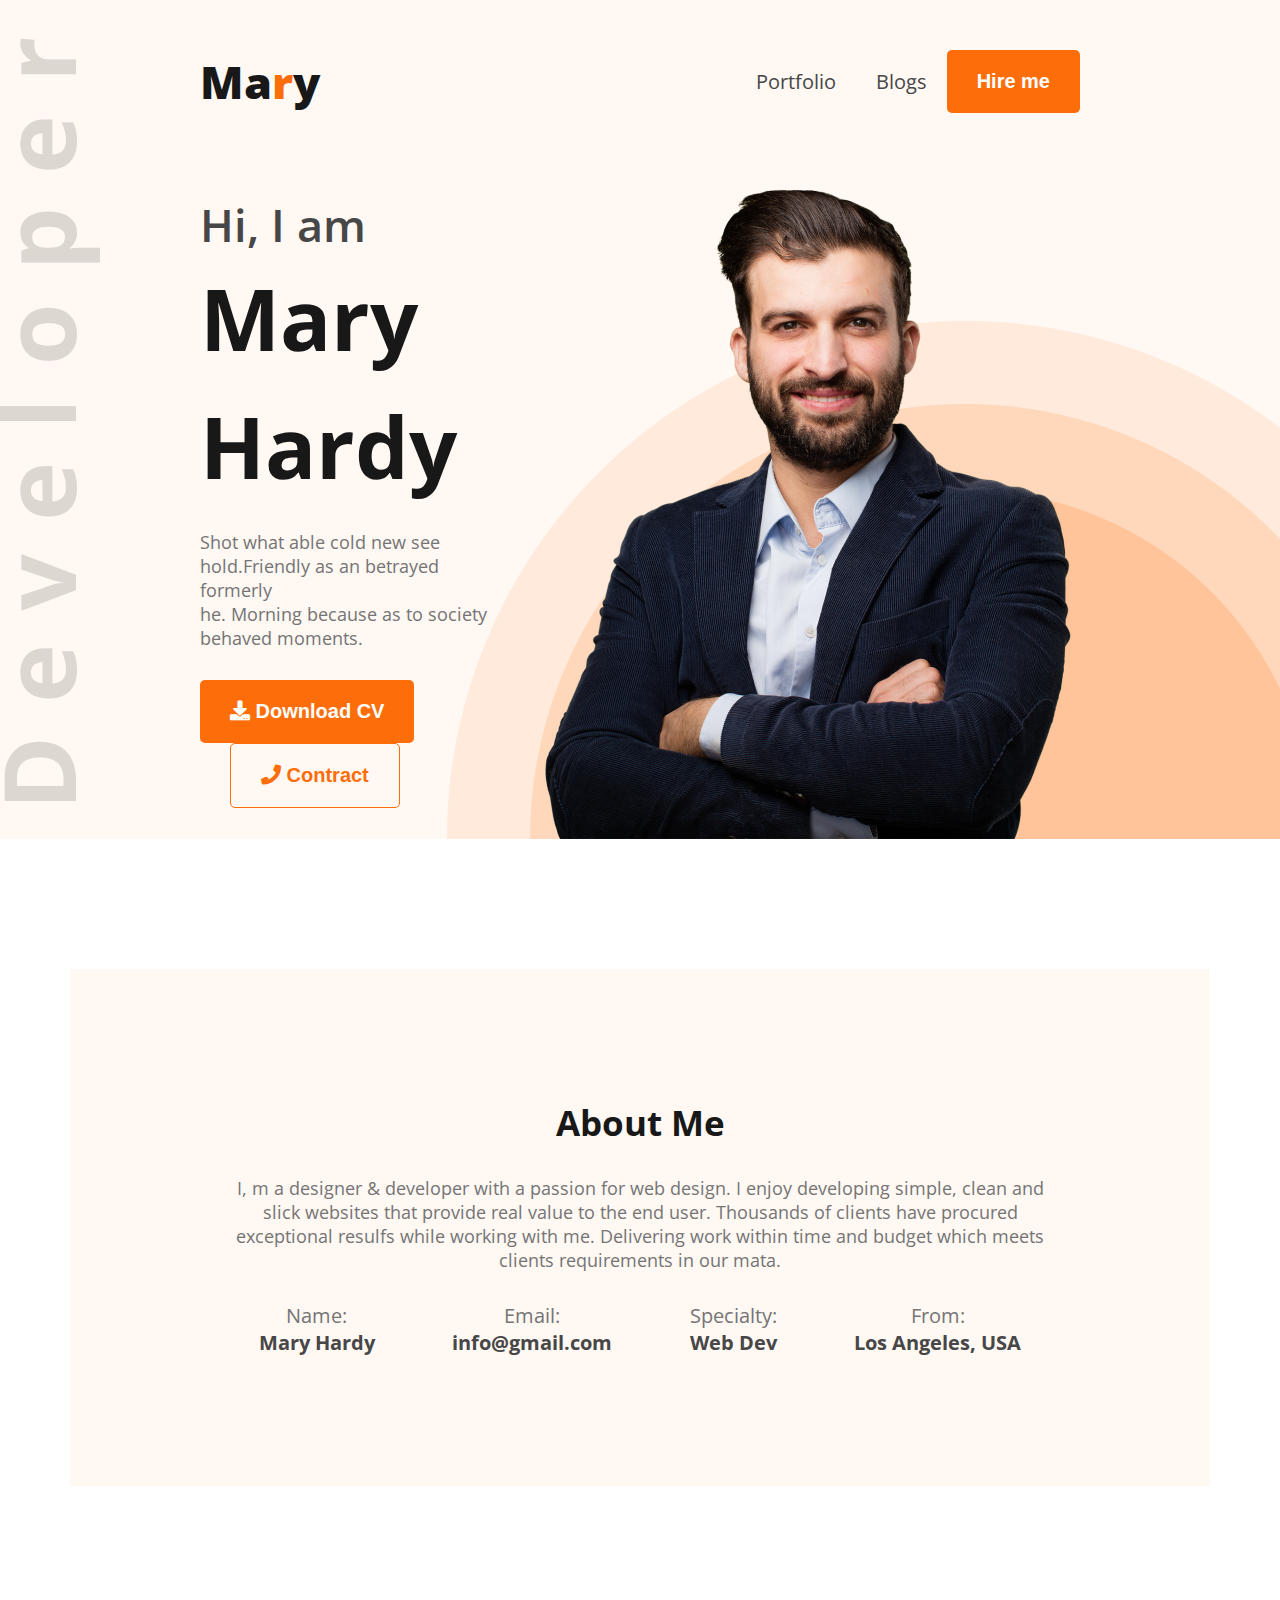
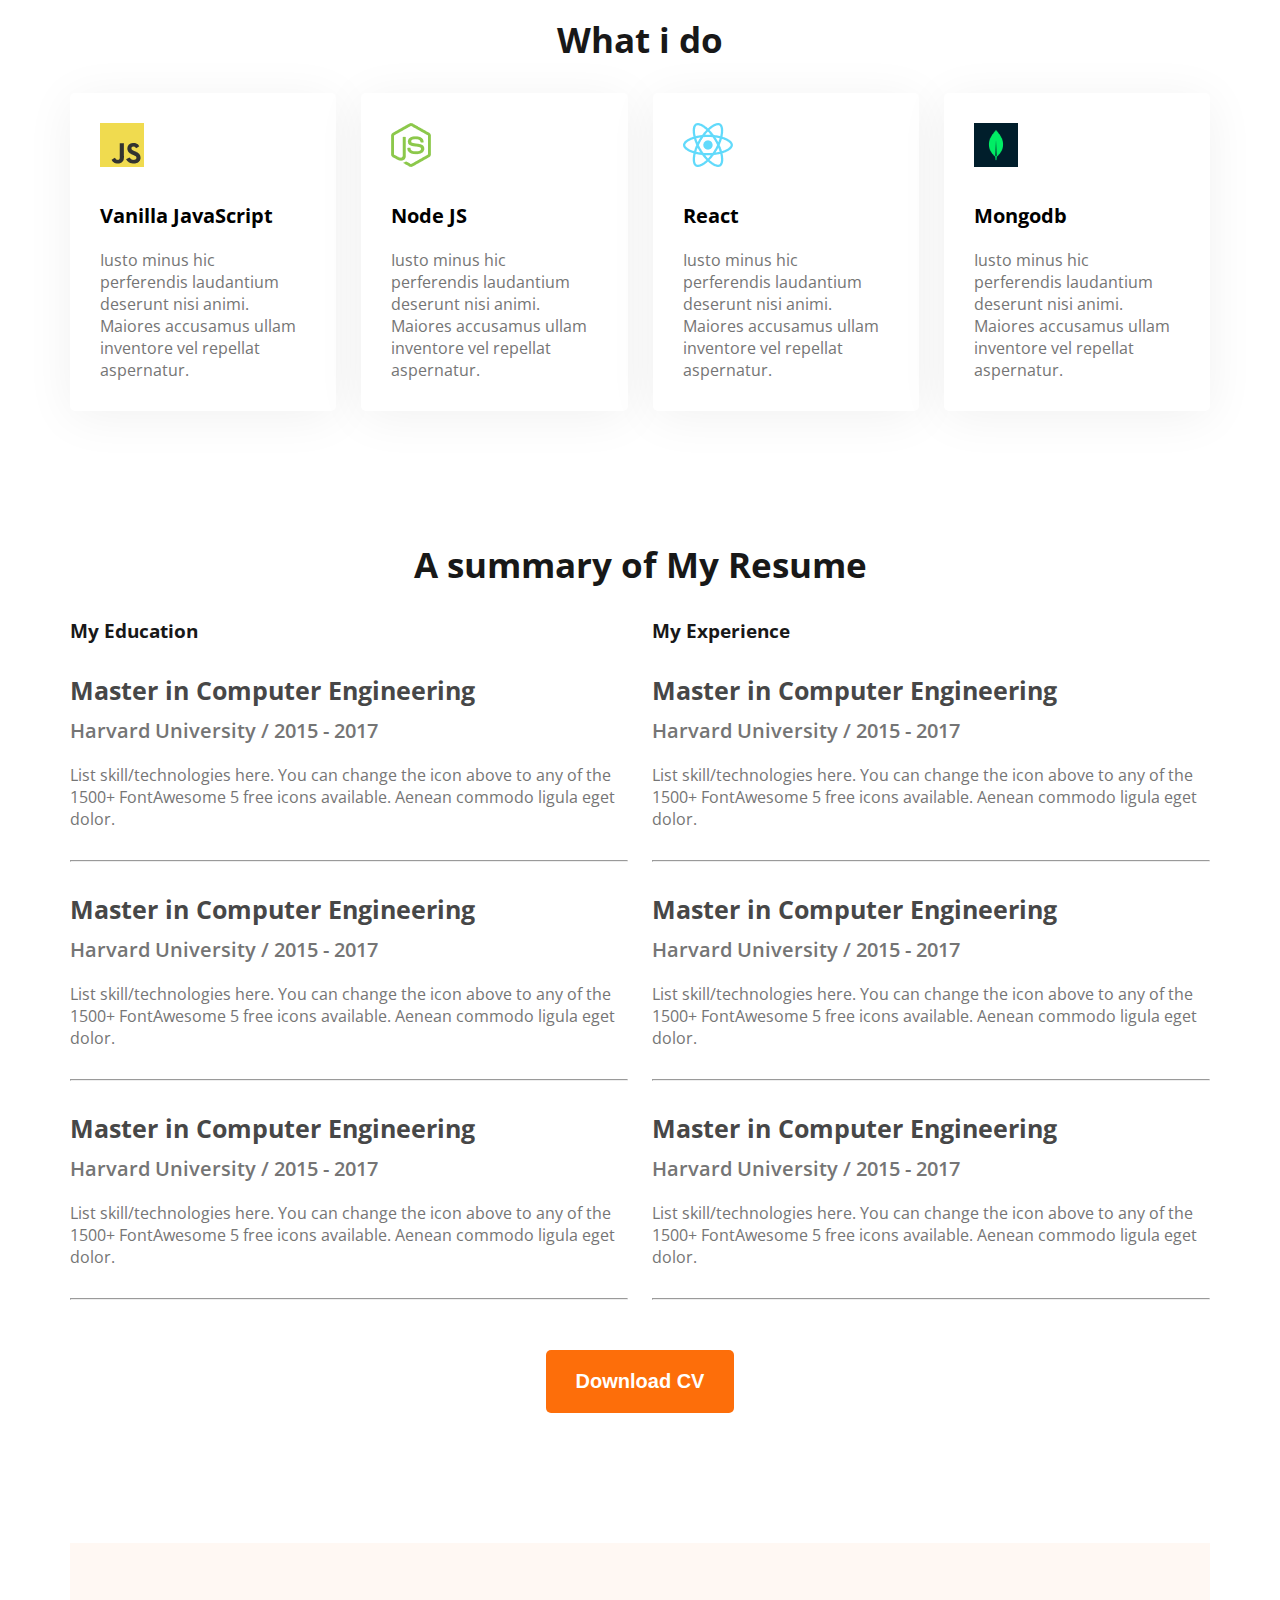
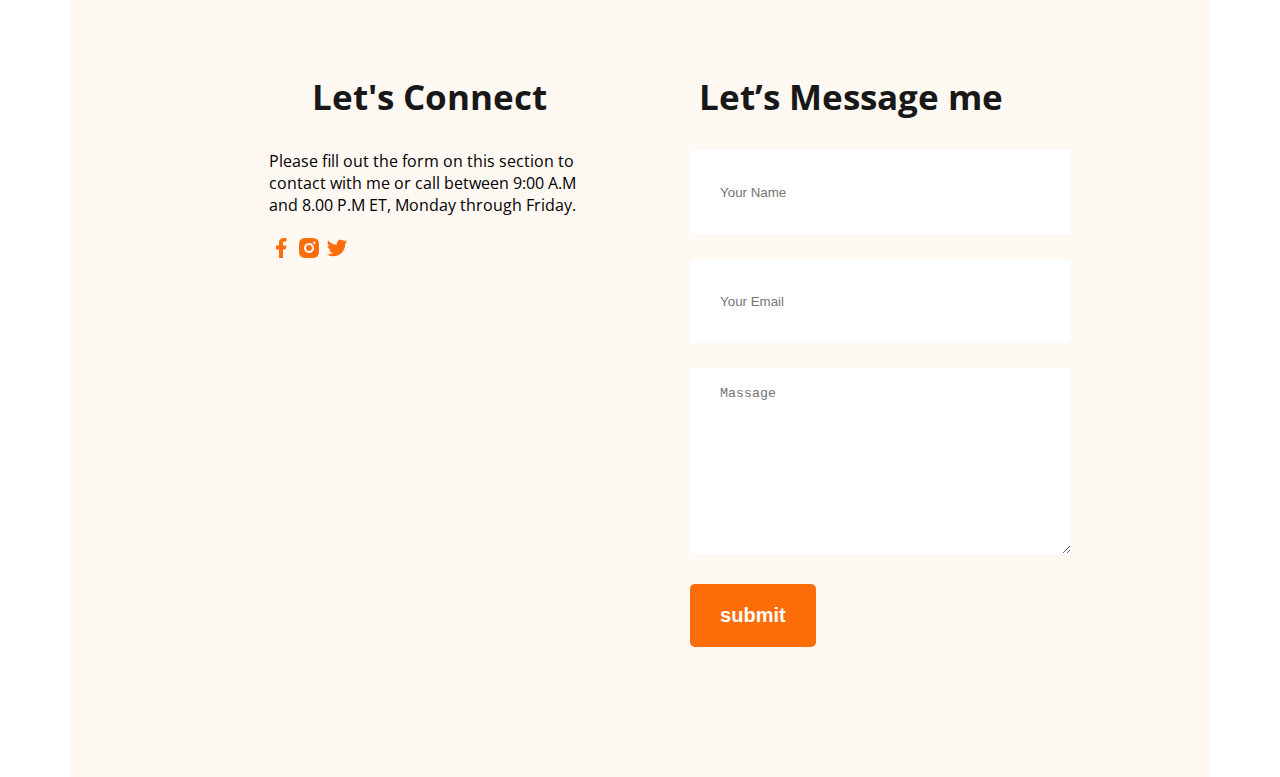
<file: index.html>
<!DOCTYPE html>
<html lang="en">

<head>
    <meta charset="UTF-8">
    <meta http-equiv="X-UA-Compatible" content="IE=edge">
    <meta name="viewport" content="width=device-width, initial-scale=1.0">
    <link rel="stylesheet" href="css/fontawesome.min.css">
    <link rel="stylesheet" href="css/style.css">
    <title>portfolio one</title>
</head>

<body>
    <header class="header-area bg-header">
        <nav>
            <h2 class="nav-title">Ma<span class="theme-primary-color">r</span>y</h2>
            <ul>
                <li><a href="#">Portfolio</a></li>
                <li><a href="#">Blogs</a></li>
                <li><button class="btn">Hire me</button></li>
            </ul>
        </nav>
        <div class="banner-section">
            <div class="single-banner">
                <span>Hi, I am</span>
                <h2>Mary Hardy</h2>
                <p>
                    Shot what able cold new see hold.Friendly as an betrayed
                    formerly <br> he. Morning because as to society behaved moments.
                </p>
                <button class="btn"><i class="fa fa-download"></i> Download CV</button>
                <button class="btn btn-trans"><i class="fa fa-phone"></i> Contract</button>
            </div>
            <img src="images/hardy.png" alt="">
        </div>
    </header>
    <main>
        <section class="about-me">
            <div class="about-info">
                <h3 class="section-title">About Me</h3>
                <p class="section-des">I, m a designer & developer with a passion for web design. I enjoy developing
                    simple, clean and slick websites that provide real value to the end user. Thousands of clients have
                    procured exceptional resulfs while working with me. Delivering work within time and budget which
                    meets clients requirements in our mata.</p>
                <div class="about-info-content">
                    <div class="about-infos">
                        <p class="info-title">Name: </p>
                        <p class="info-description">Mary Hardy</p>
                    </div>
                    <div class="about-infos">
                        <p class="info-title">Email: </p>
                        <p class="info-description">info@gmail.com</p>
                    </div>
                    <div class="about-infos">
                        <p class="info-title">Specialty: </p>
                        <p class="info-description">Web Dev</p>
                    </div>
                    <div class="about-infos">
                        <p class="info-title">From: </p>
                        <p class="info-description">Los Angeles, USA</p>
                    </div>
                </div>
            </div>
        </section>
        <!-- what i do section -->
        <section class="what-i-do">
            <h3 class="section-title">What i do</h3>
            <div class="my-skrill">
                <div class="skril">
                    <img src="images/icons/js.png" alt="">
                    <p class="skrill-title">Vanilla JavaScript</p>
                    <p class="skrill-desc">Iusto minus hic perferendis laudantium deserunt nisi animi. Maiores
                        accusamus ullam inventore vel repellat aspernatur.</p>
                </div>
                <div class="skril">
                    <img src="images/icons/nodejs.png" alt="">
                    <p class="skrill-title">Node JS</p>
                    <p class="skrill-desc">Iusto minus hic perferendis laudantium deserunt nisi animi. Maiores
                        accusamus ullam inventore vel repellat aspernatur.</p>
                </div>
                <div class="skril">
                    <img src="images/icons/react.png" alt="">
                    <p class="skrill-title">React</p>
                    <p class="skrill-desc">Iusto minus hic perferendis laudantium deserunt nisi animi. Maiores
                        accusamus ullam inventore vel repellat aspernatur.</p>
                </div>
                <div class="skril">
                    <img src="images/icons/mongo.png" alt="">
                    <p class="skrill-title">Mongodb</p>
                    <p class="skrill-desc">Iusto minus hic perferendis laudantium deserunt nisi animi. Maiores
                        accusamus ullam inventore vel repellat aspernatur.</p>
                </div>
            </div>
        </section>
        <!--Resume section -->
        <section class="resume-section">
            <h3 class="section-title">A summary of My Resume</h3>
            <div class="resume-content">
                <div class="my-resume">
                    <h3 class="resume-titles">My Education</h3>
                    <div class="resume-des">
                        <h4 class="resume-title">Master in Computer Engineering</h4>
                        <h5 class="resume-sub">Harvard University / 2015 - 2017</h5>
                        <p class="resume-des-p">List skill/technologies here. You can change the icon above
                            to any of the 1500+ FontAwesome 5 free icons available. Aenean commodo ligula eget dolor.
                        </p>
                    </div>
                    <hr>
                    <div class="resume-des">
                        <h4 class="resume-title">Master in Computer Engineering</h4>
                        <h5 class="resume-sub">Harvard University / 2015 - 2017</h5>
                        <p class="resume-des-p">List skill/technologies here. You can change the icon above
                            to any of the 1500+ FontAwesome 5 free icons available. Aenean commodo ligula eget dolor.
                        </p>
                    </div>
                    <hr>
                    <div class="resume-des">
                        <h4 class="resume-title">Master in Computer Engineering</h4>
                        <h5 class="resume-sub">Harvard University / 2015 - 2017</h5>
                        <p class="resume-des-p">List skill/technologies here. You can change the icon above
                            to any of the 1500+ FontAwesome 5 free icons available. Aenean commodo ligula eget dolor.
                        </p>
                    </div>
                    <hr>
                </div>
                <div class="my-resume">
                    <h3 class="resume-titles">My Experience</h3>
                    <div class="resume-des">
                        <h4 class="resume-title">Master in Computer Engineering</h4>
                        <h5 class="resume-sub">Harvard University / 2015 - 2017</h5>
                        <p class="resume-des-p">List skill/technologies here. You can change the icon above
                            to any of the 1500+ FontAwesome 5 free icons available. Aenean commodo ligula eget dolor.
                        </p>
                    </div>
                    <hr>
                    <div class="resume-des">
                        <h4 class="resume-title">Master in Computer Engineering</h4>
                        <h5 class="resume-sub">Harvard University / 2015 - 2017</h5>
                        <p class="resume-des-p">List skill/technologies here. You can change the icon above
                            to any of the 1500+ FontAwesome 5 free icons available. Aenean commodo ligula eget dolor.
                        </p>
                    </div>
                    <hr>
                    <div class="resume-des">
                        <h4 class="resume-title">Master in Computer Engineering</h4>
                        <h5 class="resume-sub">Harvard University / 2015 - 2017</h5>
                        <p class="resume-des-p">List skill/technologies here. You can change the icon above
                            to any of the 1500+ FontAwesome 5 free icons available. Aenean commodo ligula eget dolor.
                        </p>
                    </div>
                    <hr>
                </div>
            </div>
            <div class="resume-btn">
                <button class="btn">Download CV</button>
            </div>
        </section>
        <!-- contract -->
        <section class="contract">
            <div class="contract-area">
                <h3 class="section-title">Let's Connect</h3>
                <p class="section-description">
                    Please fill out the form on this section to contact with me or call between 9:00 A.M and 8.00 P.M
                    ET, Monday through Friday.
                </p>
                <a href="">
                    <img src="images/icons/facebook.png" alt="">
                </a>
                <a href="">
                    <img src="images/icons/insta.png" alt="">
                </a>
                <a href="">
                    <img src="images/icons/twitter.png" alt="">
                </a>
            </div>
            <div class="form-area">
                <h3 class="section-title">Let’s Message me</h3>
                <form action="#">
                    <input type="text" name="text" id="" placeholder="Your Name">
                    <input type="email" name="email" id="" placeholder="Your Email">
                    <textarea name="" id="" cols="30" rows="10" placeholder="Massage"></textarea>
                    <button class="btn">submit</button>
                </form>
            </div>
        </section>
    </main>
    <footer>

    </footer>
</body>

</html>
</file>
<file: css/style.css>
@import url('https://fonts.googleapis.com/css2?family=Open+Sans:wght@400;500;600;700&display=swap');
*{
    margin: 0;
}
body{
    font-family: 'Open Sans', sans-serif;
}
.theme-primary-color{
    color: #FD6E0A;
}
.btn {
	font-style: normal;
	font-weight: 700;
	font-size: 20px;
	line-height: 27px;
	background-color: #FD6E0A;
	border: none;
	color: #fff;
	padding: 18px 30px;
	cursor: pointer;
    border-radius: 5px;
}
h1,h2,h3,h5{
    margin: 0;
    color: #181818;
}
p{
    font-size: 16px;
    font-family: 'Open Sans', sans-serif;
}

/* header area */
.header-area {
	background: #FFF8F3;
	overflow: hidden;
    
}
.bg-header{
    background-image: url(../images/header_bg.png),url(../images/developer.png);
    background-repeat: no-repeat;
    background-position: bottom right,left;
}
.nav-title{
    font-weight: 800;
    font-size: 45px;
}

nav{
    display: flex;
    justify-content: space-between;
    align-items: center;
    margin: 50px 200px;
}
nav ul {
	display: flex;
	align-items: center;
}
nav ul li{
    display: inline-block;
    align-items: center;
    margin: 0 20px;
}
nav ul li a{
    color: #474747;
    text-decoration: none;
    font-weight: 400;
    font-size: 20px;

}
nav ul li:last-child {
	margin: 0;
}
/* banner area */
.banner-section {
	margin: 0 200px;
	display: flex;
	align-items: center;
	justify-content: space-between;
}

.single-banner span{
    color: #474747;
    font-weight: 600;
    font-size: 45px;
}
.single-banner h2{
    font-weight: 700;
    font-size: 85px;
    line-height: 1.5;
    margin-bottom: 20px;
}
.single-banner p{
    font-size: 18px;
    margin-bottom: 30px;
    color: #757575;
}
.btn-trans{
    margin-left: 30px;
    background: transparent;
    border: 1px solid #FD6E0A;
    color: #FD6E0A;
}
/* main section */
main{
    max-width: 1140px;
    margin: 0 auto;
}
section{
    margin-top: 130px;
}
/* about-me */
.about-me{
background: #fff8f3;
border: 10px
}
.about-info{
padding:130px 150px;
text-align: center;
}
.section-title{
font-size: 35px;
font-weight: 700;
margin-bottom: 30px;
text-align: center;
}
.section-des{
    font-size: 18px;
    color: #757575;
    margin-bottom: 30px;

}

.about-info-content{
display: flex;
justify-content: space-around;
}
.about-infos{
}
.info-title{
font-size: 20px;
color: #757575;
}
.info-description{
font-size: 20px;
font-weight: 700;
color: #474747;
}

/* what i do */

/* skrill */
.my-skrill{
    display: flex;
    gap: 25px;
}
.skril{
    background: #fff;
    box-shadow: 0px 6px 50px rgba(0, 0, 0, 0.06);
    border-radius: 5px;
    padding: 30px;
}
.skrill-title{
font-size: 20px;
font-weight: 700;
margin-top: 30px;
margin-bottom: 20px;
}
.skrill-desc{
color: #757575;
}
/* my resume */
.resume-content{
    display: flex;
    gap: 24px;
}
.resume-btn{
    text-align: center;
    margin-top: 50px;
    margin-bottom: 50px;
}
.resume-des{
    margin-top: 30px;
    margin-bottom: 30px;
}
.resume-title{
font-size: 25px;
font-weight: 700;
color: #474747;
margin-bottom: 10px;
}
.resume-sub{
color: #757575;
font-weight: 600;
font-size: 20px;
margin-bottom: 20px;
}
.resume-des-p{
color: #757575;
}
/* contract */
.contract{
background: #FFF8F3;
display: flex;
gap: 100px;
padding: 130px 199px;
}
.contract-area.section-title{
    text-align: left;
}
.contract-area .section-description{
margin-bottom: 20px;
}
.contract-area a{
text-decoration: none;
}
.form-area form input[type="text"],[type="email"],textarea{
margin-bottom: 25px;
border: 0;
width: 100%;
padding:18px 30px ;
}
input{
    height: 48px;
}
</file>
